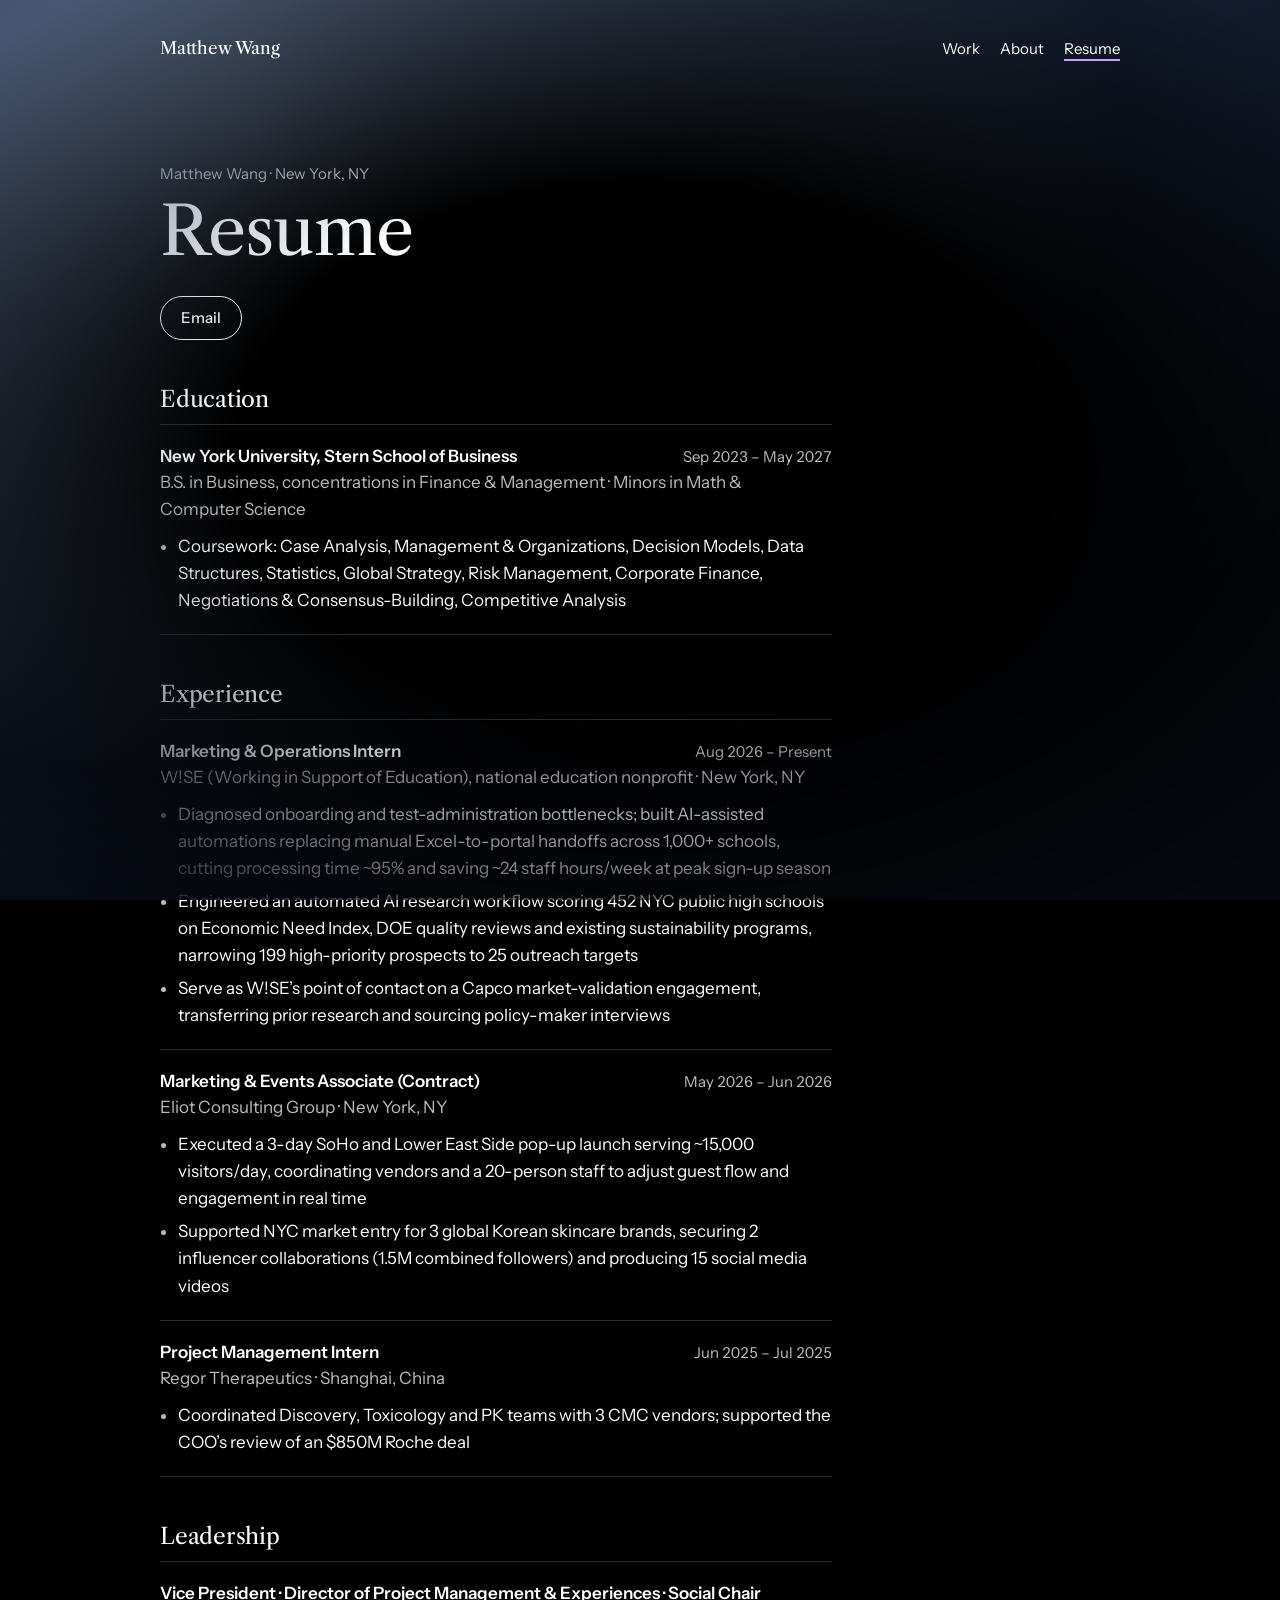
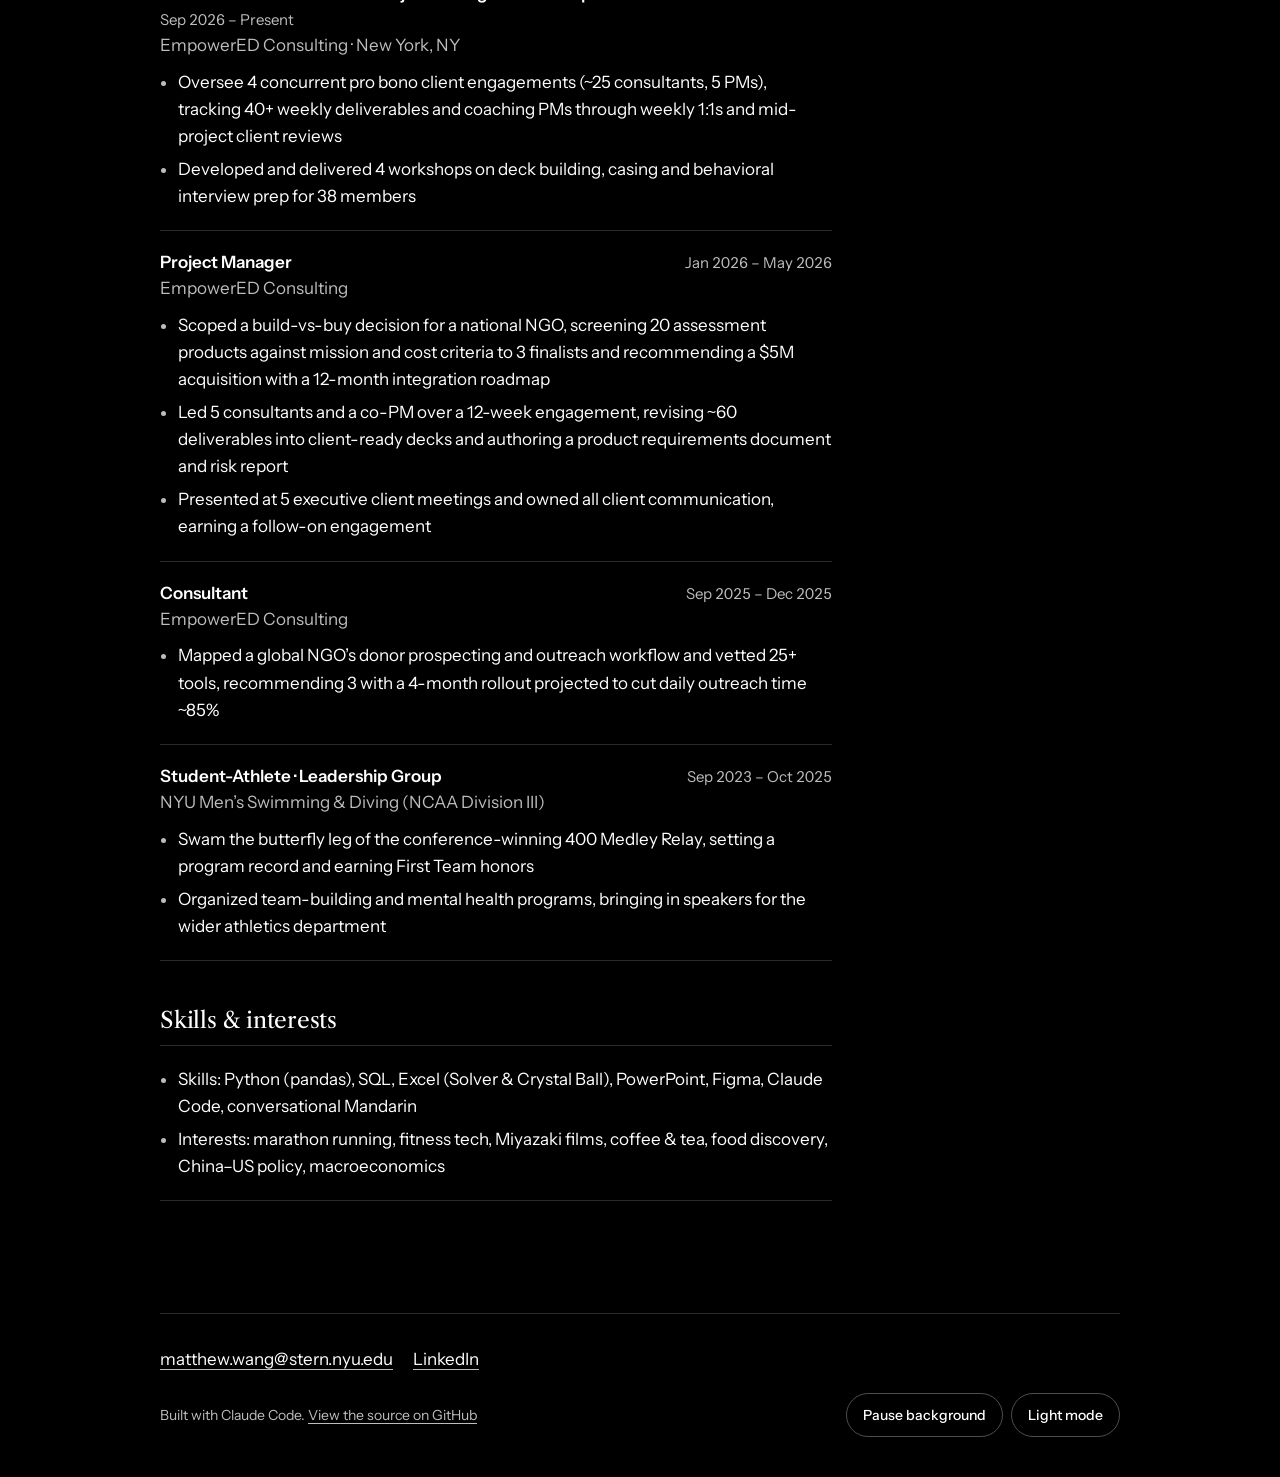
<file: resume.html>
<!doctype html>
<html lang="en">
<head>
  <meta charset="utf-8">
  <meta name="viewport" content="width=device-width, initial-scale=1, viewport-fit=cover">
  <title>Resume | Matthew Wang</title>
  <meta name="description" content="Resume of Matthew Wang, NYU Stern undergraduate with consulting experience: education, experience, leadership and skills.">
  <link rel="canonical" href="https://mzwang74.github.io/resume.html">
  <meta property="og:type" content="profile">
  <meta property="og:site_name" content="Matthew Wang">
  <meta property="og:title" content="Resume | Matthew Wang">
  <meta property="og:description" content="NYU Stern undergraduate with consulting experience: education, experience, leadership and skills.">
  <meta property="og:url" content="https://mzwang74.github.io/resume.html">
  <meta name="twitter:card" content="summary">
  <meta name="theme-color" content="#000000">
  <link rel="icon" href="data:image/svg+xml,%3Csvg xmlns='http://www.w3.org/2000/svg' viewBox='0 0 64 64'%3E%3Crect width='64' height='64' rx='14' fill='%23000'/%3E%3Ctext x='32' y='42' text-anchor='middle' font-family='Helvetica Neue,Arial,sans-serif' font-size='26' font-weight='700' letter-spacing='-1.5' fill='%23fff'%3EMW%3C/text%3E%3C/svg%3E">
  <link rel="preconnect" href="https://fonts.googleapis.com">
  <link rel="preconnect" href="https://fonts.gstatic.com" crossorigin>
  <link rel="stylesheet" href="https://fonts.googleapis.com/css2?family=Libre+Caslon+Text&family=Instrument+Sans:wght@400;500;600&display=swap">
  <link rel="stylesheet" href="assets/css/style.css">
  <script src="assets/js/theme.js"></script>
  <script type="module" src="assets/js/gradient.js"></script>
</head>
<body>
  <div class="gradient" data-gradient aria-hidden="true"></div>
  <a class="skip-link" href="#main">Skip to content</a>

  <nav class="wrap topbar" aria-label="Site">
    <a class="home-link" href="index.html">Matthew Wang</a>
    <ul>
      <li><a href="index.html#work">Work</a></li>
      <li><a href="about.html">About</a></li>
      <li><a href="resume.html" aria-current="page">Resume</a></li>
    </ul>
  </nav>

  <main id="main" tabindex="-1" class="wrap">
    <div class="narrow">
    <header class="page-head">
      <p class="eyebrow">Matthew Wang · New York, NY</p>
      <h1>Resume</h1>
      <div class="actions">
        <!-- Hidden until assets/Matthew-Wang-Resume.pdf exists (no phone number). To restore, uncomment:
        <a class="pill pill-solid" href="assets/Matthew-Wang-Resume.pdf" download>Download PDF</a>
        -->
        <a class="pill" href="mailto:matthew.wang@stern.nyu.edu">Email</a>
      </div>
    </header>

    <section class="resume-section" aria-labelledby="education">
      <h2 id="education">Education</h2>
      <div class="role">
        <div class="role-head">
          <h3>New York University, Stern School of Business</h3>
          <p class="role-date">Sep 2023 – May 2027</p>
        </div>
        <p class="role-org">B.S. in Business, concentrations in Finance &amp; Management · Minors in Math &amp; Computer Science</p>
        <ul class="bullets">
          <li>Coursework: Case Analysis, Management &amp; Organizations, Decision Models, Data Structures, Statistics, Global Strategy, Risk Management, Corporate Finance, Negotiations &amp; Consensus-Building, Competitive Analysis</li>
        </ul>
      </div>
    </section>

    <section class="resume-section" aria-labelledby="experience">
      <h2 id="experience">Experience</h2>
      <div class="role">
        <div class="role-head">
          <h3>Marketing &amp; Operations Intern</h3>
          <p class="role-date">Aug 2026 – Present</p>
        </div>
        <p class="role-org">W!SE (Working in Support of Education), national education nonprofit · New York, NY</p>
        <ul class="bullets">
          <li>Diagnosed onboarding and test-administration bottlenecks; built AI-assisted automations replacing manual Excel-to-portal handoffs across 1,000+ schools, cutting processing time ~95% and saving ~24 staff hours/week at peak sign-up season</li>
          <li>Engineered an automated AI research workflow scoring 452 NYC public high schools on Economic Need Index, DOE quality reviews and existing sustainability programs, narrowing 199 high-priority prospects to 25 outreach targets</li>
          <li>Serve as W!SE’s point of contact on a Capco market-validation engagement, transferring prior research and sourcing policy-maker interviews</li>
        </ul>
      </div>
      <div class="role">
        <div class="role-head">
          <h3>Marketing &amp; Events Associate (Contract)</h3>
          <p class="role-date">May 2026 – Jun 2026</p>
        </div>
        <p class="role-org">Eliot Consulting Group · New York, NY</p>
        <ul class="bullets">
          <li>Executed a 3-day SoHo and Lower East Side pop-up launch serving ~15,000 visitors/day, coordinating vendors and a 20-person staff to adjust guest flow and engagement in real time</li>
          <li>Supported NYC market entry for 3 global Korean skincare brands, securing 2 influencer collaborations (1.5M combined followers) and producing 15 social media videos</li>
        </ul>
      </div>
      <div class="role">
        <div class="role-head">
          <h3>Project Management Intern</h3>
          <p class="role-date">Jun 2025 – Jul 2025</p>
        </div>
        <p class="role-org">Regor Therapeutics · Shanghai, China</p>
        <ul class="bullets">
          <li>Coordinated Discovery, Toxicology and PK teams with 3 CMC vendors; supported the COO’s review of an $850M Roche deal</li>
        </ul>
      </div>
    </section>

    <section class="resume-section" aria-labelledby="leadership">
      <h2 id="leadership">Leadership</h2>
      <div class="role">
        <div class="role-head">
          <h3>Vice President · Director of Project Management &amp; Experiences · Social Chair</h3>
          <p class="role-date">Sep 2026 – Present</p>
        </div>
        <p class="role-org">EmpowerED Consulting · New York, NY</p>
        <ul class="bullets">
          <li>Oversee 4 concurrent pro bono client engagements (~25 consultants, 5 PMs), tracking 40+ weekly deliverables and coaching PMs through weekly 1:1s and mid-project client reviews</li>
          <li>Developed and delivered 4 workshops on deck building, casing and behavioral interview prep for 38 members</li>
        </ul>
      </div>
      <div class="role">
        <div class="role-head">
          <h3>Project Manager</h3>
          <p class="role-date">Jan 2026 – May 2026</p>
        </div>
        <p class="role-org">EmpowerED Consulting</p>
        <ul class="bullets">
          <li>Scoped a build-vs-buy decision for a national NGO, screening 20 assessment products against mission and cost criteria to 3 finalists and recommending a $5M acquisition with a 12-month integration roadmap</li>
          <li>Led 5 consultants and a co-PM over a 12-week engagement, revising ~60 deliverables into client-ready decks and authoring a product requirements document and risk report</li>
          <li>Presented at 5 executive client meetings and owned all client communication, earning a follow-on engagement</li>
        </ul>
      </div>
      <div class="role">
        <div class="role-head">
          <h3>Consultant</h3>
          <p class="role-date">Sep 2025 – Dec 2025</p>
        </div>
        <p class="role-org">EmpowerED Consulting</p>
        <ul class="bullets">
          <li>Mapped a global NGO’s donor prospecting and outreach workflow and vetted 25+ tools, recommending 3 with a 4-month rollout projected to cut daily outreach time ~85%</li>
        </ul>
      </div>
      <div class="role">
        <div class="role-head">
          <h3>Student-Athlete · Leadership Group</h3>
          <p class="role-date">Sep 2023 – Oct 2025</p>
        </div>
        <p class="role-org">NYU Men’s Swimming &amp; Diving (NCAA Division III)</p>
        <ul class="bullets">
          <li>Swam the butterfly leg of the conference-winning 400 Medley Relay, setting a program record and earning First Team honors</li>
          <li>Organized team-building and mental health programs, bringing in speakers for the wider athletics department</li>
        </ul>
      </div>
    </section>

    <section class="resume-section" aria-labelledby="skills">
      <h2 id="skills">Skills &amp; interests</h2>
      <div class="role">
        <ul class="bullets">
          <li>Skills: Python (pandas), SQL, Excel (Solver &amp; Crystal Ball), PowerPoint, Figma, Claude Code, conversational Mandarin</li>
          <li>Interests: marathon running, fitness tech, Miyazaki films, coffee &amp; tea, food discovery, China–US policy, macroeconomics</li>
        </ul>
      </div>
    </section>
    </div>
  </main>

  <footer class="wrap">
    <div class="site-footer">
      <p class="foot-links">
        <a href="mailto:matthew.wang@stern.nyu.edu">matthew.wang@stern.nyu.edu</a>
        <a href="https://www.linkedin.com/in/mzwang7405" rel="me noopener">LinkedIn</a>
      </p>
      <p>Built with Claude Code. <a href="https://github.com/mzwang74/mzwang74.github.io">View the source on GitHub</a></p>
      <div class="foot-controls">
        <button class="pill theme-toggle" type="button" data-water-toggle hidden>Pause water</button>
        <button class="pill theme-toggle" type="button" data-theme-toggle hidden>Dark mode</button>
      </div>
    </div>
  </footer>
</body>
</html>
</file>
<file: assets/css/style.css>
/* Matthew Wang — personal site
   Warm off-white (light) or black (dark), one accent (NYU violet). Tokens first, then layout.
   The water (assets/js/water.js) reads --water-dot and --accent from here. */

:root {
  color-scheme: light;
  --bg: #f6f3ec;
  --ink: #1c1a17;
  --muted: #5e5a52;
  --line: #e3ddd1;
  --dot-line: #b8b1a3;
  --accent: #57068c;
  --accent-tint: #eee2f0;
  --on-ink: #f6f3ec;
  --water-dot: #c3bcae;
  --fish-white: #bdb4a3;
  --grad-1: #b7c4d8;
  --grad-2: #d6deea;
  --grad-3: #f3f5f8;

  --display: "Libre Caslon Text", Georgia, "Times New Roman", serif;
  --body: "Instrument Sans", "Helvetica Neue", Arial, sans-serif;

  --measure: 42rem;
  --wide: 60rem;
  --gutter: 1.25rem;
  --ease: cubic-bezier(0.2, 0.7, 0.2, 1);
}

/* Dark is the default for everyone; light only when the visitor picks it. */
:root:not([data-theme="light"]) {
  color-scheme: dark;
  --bg: #000000;
  --ink: #ffffff;
  --muted: #bdbdbd;
  --line: #2a2a2a;
  --dot-line: #4d4d4d;
  --accent: #c9a0ff;
  --accent-tint: #2a1640;
  --on-ink: #000000;
  --water-dot: #474747;
  --fish-white: #f2f2f2;
  --grad-1: #8fa3c0;
  --grad-2: #1c2a44;
  --grad-3: #05080f;
}

/* Base */

*,
*::before,
*::after {
  box-sizing: border-box;
}

html {
  -webkit-text-size-adjust: 100%;
  text-size-adjust: 100%;
  scroll-padding-top: 2rem;
}

body {
  position: relative;
  margin: 0;
  background: var(--bg);
  color: var(--ink);
  font-family: var(--body);
  font-size: 1.0625rem;
  line-height: 1.6;
  overflow-wrap: break-word;
  -webkit-font-smoothing: antialiased;
  -moz-osx-font-smoothing: grayscale;
  -webkit-tap-highlight-color: transparent;
}

h1,
h2,
h3,
p,
ul,
ol,
dl,
dd {
  margin: 0;
}

ul,
ol {
  padding: 0;
  list-style: none;
}

h1,
h2,
h3 {
  font-family: var(--display);
  font-variant-numeric: lining-nums;
  font-weight: 400;
  line-height: 1.05;
  letter-spacing: -0.01em;
  text-wrap: balance;
}

p {
  text-wrap: pretty;
}

a {
  color: inherit;
  text-decoration-line: underline;
  text-decoration-thickness: 1px;
  text-underline-offset: 0.22em;
  text-decoration-color: var(--muted);
  transition: color 0.15s ease, text-decoration-color 0.15s ease;
}

a:hover {
  color: var(--accent);
  text-decoration-color: currentColor;
}

:focus-visible {
  outline: 2px solid var(--ink);
  outline-offset: 3px;
  border-radius: 4px;
  box-shadow: 0 0 0 5px var(--bg);
}

::selection {
  background: var(--accent);
  color: var(--bg);
}

canvas {
  display: block;
}

/* Placeholder content Matt still has to fill in. Search for data-todo. */
mark[data-todo] {
  background: var(--accent-tint);
  color: inherit;
  padding: 0.05em 0.3em;
  border-radius: 0.3em;
  overflow-wrap: anywhere;
  -webkit-box-decoration-break: clone;
  box-decoration-break: clone;
}

.skip-link {
  position: absolute;
  left: var(--gutter);
  top: -4rem;
  z-index: 10;
  padding: 0.6rem 1rem;
  border-radius: 999px;
  background: var(--ink);
  color: var(--on-ink);
  text-decoration: none;
}

.skip-link:focus {
  top: 0.75rem;
  color: var(--on-ink);
}

/* Layout: one wide column for nav, rows and headers; text keeps a reading measure. */

.wrap {
  width: 100%;
  max-width: calc(var(--wide) + 2 * var(--gutter));
  margin-inline: auto;
  padding-inline: max(var(--gutter), env(safe-area-inset-left)) max(var(--gutter), env(safe-area-inset-right));
}

.section-title {
  font-size: clamp(1.88rem, 6.58vw, 2.82rem);
  font-weight: 400;
  letter-spacing: -0.015em;
}

.prose {
  max-width: var(--measure);
}

.prose > * + * {
  margin-top: 1.1em;
}

.muted {
  color: var(--muted);
}

/* Top bar */

.topbar {
  position: relative;
  z-index: 3;
  display: flex;
  align-items: center;
  justify-content: space-between;
  flex-wrap: wrap;
  gap: 0 1rem;
  padding-top: calc(1.5rem + env(safe-area-inset-top, 0px));
  font-size: 0.9375rem;
}

.topbar a {
  display: inline-block;
  padding-block: 0.7rem;
  text-decoration: none;
}

.topbar .home-link {
  font-family: var(--display);
  font-variant-numeric: lining-nums;
  font-weight: 400;
  font-size: 1.0625rem;
  letter-spacing: -0.01em;
}

.topbar ul {
  display: flex;
  gap: 0.75rem 1.25rem;
}

/* Current page: not colour alone (it read as disabled over the gradient). */
.topbar [aria-current="page"] {
  color: var(--ink);
  text-decoration: underline;
  text-decoration-color: var(--accent);
  text-decoration-thickness: 2px;
  text-underline-offset: 0.35em;
}

/* Shared bits */

/* Small hero text sits directly on the gradient, so it uses full-strength ink. */
.dive .eyebrow,
.dive .dive-cue {
  color: var(--ink);
}

.eyebrow {
  color: var(--muted);
  font-size: 0.9375rem;
}

.lede {
  max-width: 36rem;
  font-size: clamp(1.25rem, 4.6vw, 1.625rem);
  line-height: 1.3;
  letter-spacing: -0.015em;
}

.meta {
  color: var(--muted);
  font-size: 0.9375rem;
}

.actions {
  display: flex;
  flex-wrap: wrap;
  gap: 0.625rem;
  margin-top: 2rem;
}

.pill {
  display: inline-flex;
  align-items: center;
  justify-content: center;
  min-height: 2.75rem;
  padding: 0.5rem 1.25rem;
  border: 1px solid var(--ink);
  border-radius: 999px;
  background: var(--bg);
  color: var(--ink);
  font: inherit;
  font-size: 0.9375rem;
  font-weight: 500;
  line-height: 1.2;
  text-decoration: none;
  cursor: pointer;
  touch-action: manipulation;
  transition: background-color 0.15s ease, color 0.15s ease, border-color 0.15s ease;
}

.pill:hover {
  background: var(--ink);
  color: var(--on-ink);
}

.pill-solid {
  background: var(--ink);
  color: var(--on-ink);
}

.pill-solid:hover {
  background: var(--accent);
  border-color: var(--accent);
  color: var(--bg);
}

/* Gradient layer (assets/js/gradient.js): fixed under the water on every page.
   Until WebGL takes over (or if it never does) this static gradient shows. */
.gradient {
  position: fixed;
  inset: 0;
  z-index: 0;
  pointer-events: none;
  background: linear-gradient(160deg, var(--grad-2), var(--grad-3) 75%);
  background:
    radial-gradient(ellipse at 20% 15%, color-mix(in srgb, var(--grad-1) 55%, transparent), transparent 60%),
    linear-gradient(160deg, var(--grad-2), var(--grad-3) 75%);
}

.gradient.is-live {
  background: none;
}

/* Inner pages: only the edges glow; the centre fades to the page so text stays clean. */
body:not(.home) .gradient {
  -webkit-mask-image: radial-gradient(ellipse 70% 65% at center, transparent 45%, #000 100%);
  mask-image: radial-gradient(ellipse 70% 65% at center, transparent 45%, #000 100%);
}

/* Water layers. The canvas never takes pointer events: water.js listens on window. */

.water {
  pointer-events: none;
}

/* Home: the water fills the viewport and stays put behind everything. */
.home .water {
  position: fixed;
  top: 0;
  left: 0;
  z-index: 0;
  width: 100%;
  height: 100vh;
  height: 100lvh;
}

/* Inner pages: a faint band of water behind the header that fades out downwards. */
.band {
  position: absolute;
  top: 0;
  left: 0;
  right: 0;
  z-index: 0;
  height: min(32rem, 80vh);
  overflow: hidden;
  opacity: 0.75;
  pointer-events: none;
  touch-action: pan-y pinch-zoom;
  -webkit-mask-image: linear-gradient(to bottom, #000 35%, transparent);
  mask-image: linear-gradient(to bottom, #000 35%, transparent);
}

.band .water {
  width: 100%;
  height: 100%;
}

.band ~ main,
.band ~ footer {
  position: relative;
  z-index: 1;
}

/* Home intro: a tall section with a sticky full-screen stage. Work slides over it. */

.home .topbar {
  position: absolute;
  top: 0;
  left: 0;
  right: 0;
}

.dive {
  position: relative;
  z-index: 1;
  height: 220vh;
  height: 220svh;
  touch-action: pan-y pinch-zoom;
}

.stage {
  position: sticky;
  top: 0;
  display: flex;
  align-items: center;
  height: 100vh;
  height: 100svh;
  padding-block: 5rem 4.5rem;
}

.intro h1 {
  margin-top: 0.5rem;
  font-size: clamp(2rem, 7vw, 2.75rem);
  letter-spacing: -0.01em;
}

.intro .lede {
  margin-top: 1.5rem;
  max-width: 21em;
  font-family: var(--display);
  font-variant-numeric: lining-nums;
  font-weight: 400;
  font-size: clamp(1.5rem, 4.4vw, 2.125rem);
  line-height: 1.18;
  letter-spacing: -0.015em;
  text-wrap: balance;
}

.cue-wrap {
  position: absolute;
  left: 0;
  right: 0;
  bottom: max(1.25rem, env(safe-area-inset-bottom));
}

.dive-cue {
  display: inline-flex;
  align-items: center;
  gap: 0.6rem;
  min-height: 2.75rem;
  color: var(--muted);
  font-size: 0.9375rem;
  text-decoration: none;
}

.dive-cue::before {
  content: "";
  width: 0.5rem;
  height: 0.5rem;
  border-radius: 50%;
  background: var(--accent);
}

/* Very short screens (a phone on its side): no sticky stage, just a normal page. */
@media (max-height: 30rem) {
  .dive,
  .stage {
    height: auto;
    min-height: 100vh;
    min-height: 100svh;
  }

  .stage {
    position: relative;
  }

  .home .panel {
    margin-top: 0;
  }
}

/* Work panel: solid, so the water only shows in the side margins on wide screens. */

.panel,
.panel-foot {
  position: relative;
  z-index: 2;
  width: 100%;
  max-width: calc(var(--wide) + 8rem);
  margin-inline: auto;
  background: var(--bg);
}

/* Where supported, the Work panel is frosted glass: the water keeps moving
   behind it, softly blurred, instead of a blank backdrop. */
@supports ((backdrop-filter: blur(1px)) or (-webkit-backdrop-filter: blur(1px))) {
  .panel,
  .panel-foot {
    background: color-mix(in srgb, var(--bg) 40%, transparent);
    -webkit-backdrop-filter: blur(14px) saturate(1.2);
    backdrop-filter: blur(14px) saturate(1.2);
  }
}

.panel {
  margin-top: -100vh;
  margin-top: -100svh;
  min-height: 100vh;
  min-height: 100svh;
  padding-top: clamp(3rem, 9vw, 5rem);
  border-radius: 1.75rem 1.75rem 0 0;
  scroll-margin-top: -2rem;
}

.panel-foot .site-footer {
  margin-top: 0;
}

.panel-foot {
  padding-top: clamp(4rem, 12vw, 7rem);
}

.list-title {
  margin-top: clamp(2.5rem, 7vw, 3.5rem);
  padding-bottom: 0.9rem;
  color: var(--muted);
  font-family: var(--body);
  font-size: 0.9375rem;
  font-weight: 500;
  line-height: 1.4;
  letter-spacing: 0;
}

/* Numbered rows */

.rows {
  border-bottom: 2px dotted var(--dot-line);
}

.row {
  border-top: 2px dotted var(--dot-line);
}

.row-link {
  display: grid;
  grid-template-columns: minmax(0, 1fr);
  gap: 0.3rem;
  padding-block: 1.4rem;
  text-decoration: none;
  touch-action: manipulation;
}

.row-link:hover {
  color: inherit;
}

.row-num {
  width: fit-content;
  color: var(--muted);
  font-family: var(--display);
  font-weight: 400;
  font-size: 1rem;
  font-variant-numeric: lining-nums tabular-nums;
}

.row-main {
  min-width: 0;
}

.row-title {
  display: block;
  width: fit-content;
  font-family: var(--display);
  font-variant-numeric: lining-nums;
  font-weight: 400;
  font-size: clamp(1.292rem, 4.7vw, 1.762rem);
  line-height: 1.1;
  letter-spacing: -0.01em;
}

.row-desc {
  display: block;
  max-width: 40rem;
  margin-top: 0.4rem;
  color: var(--muted);
}

.row-meta {
  color: var(--muted);
  font-size: 0.9375rem;
  font-variant-numeric: tabular-nums;
}

/* Hover, keyboard focus or tap: the whole row turns violet, number to
   description. Nothing moves. */
.row-link :is(.row-num, .row-title, .row-when, .row-role, .row-desc) {
  transition: color 0.2s ease;
}

.row-link:focus-visible :is(.row-num, .row-title, .row-when, .row-role, .row-desc),
.row-link:active :is(.row-num, .row-title, .row-when, .row-role, .row-desc) {
  color: var(--accent);
}

@media (hover: hover) {
  .row-link:hover :is(.row-num, .row-title, .row-when, .row-role, .row-desc) {
    color: var(--accent);
  }
}

@media (min-width: 46rem) {
  .row-link {
    grid-template-columns: 3.5rem minmax(0, 1fr) auto;
    column-gap: 1.25rem;
    align-items: baseline;
    padding-block: 1.75rem;
  }

  .row-meta {
    text-align: right;
  }
}

/* Home Work list: big Experience / Projects headers, and rows with the
   dates and location top right, then the role and a short summary. */

.work-heading {
  margin-top: clamp(3.5rem, 9vw, 5.5rem);
  padding-bottom: clamp(1rem, 3vw, 1.5rem);
  font-size: clamp(1.903rem, 6.768vw, 3.172rem);
  line-height: 1;
}

.work-heading:first-child {
  margin-top: 0;
}

.row-head {
  display: flex;
  flex-wrap: wrap;
  align-items: baseline;
  justify-content: space-between;
  column-gap: 1.5rem;
  row-gap: 0.25rem;
}

.row-when {
  color: var(--muted);
  font-size: 0.9375rem;
  font-variant-numeric: tabular-nums;
  white-space: nowrap;
}

.row-role {
  display: block;
  margin-top: 0.35rem;
  color: var(--ink);
  font-size: 0.9375rem;
  font-weight: 500;
}

.work-row .row-desc {
  max-width: 44rem;
  margin-top: 0.5rem;
  font-size: 0.9375rem;
  line-height: 1.55;
}

@media (min-width: 46rem) {
  .work-row {
    grid-template-columns: 3.5rem minmax(0, 1fr);
  }
}

/* Inner pages */

.page-head {
  padding-top: clamp(3rem, 10vw, 5.5rem);
}

.page-head h1 {
  width: fit-content;
  margin-top: 0.75rem;
  font-size: clamp(2.35rem, 9.4vw, 4.23rem);
  font-weight: 400;
  line-height: 0.98;
  letter-spacing: -0.015em;
}

.page-head .meta {
  margin-top: 1rem;
}

.page-head .lede {
  margin-top: 1.25rem;
}

.kicker {
  display: flex;
  align-items: baseline;
  gap: 0.75rem;
  color: var(--muted);
  font-size: 0.9375rem;
}

.kicker-num {
  color: var(--accent);
  font-family: var(--display);
  font-weight: 400;
  font-size: 1rem;
  font-variant-numeric: lining-nums tabular-nums;
}

/* Result numbers */

.stats {
  display: grid;
  grid-template-columns: repeat(auto-fit, minmax(min(100%, 13rem), 1fr));
  gap: 0 2rem;
  margin-top: clamp(2.5rem, 7vw, 3.5rem);
  border-bottom: 2px dotted var(--dot-line);
}

.stat {
  display: flex;
  flex-direction: column-reverse;
  justify-content: flex-end;
  padding-block: 1.25rem 1.4rem;
  border-top: 2px dotted var(--dot-line);
}

.stat dd {
  font-family: var(--display);
  font-weight: 400;
  font-size: clamp(2.35rem, 8.46vw, 3.29rem);
  line-height: 1;
  letter-spacing: -0.015em;
  font-variant-numeric: lining-nums tabular-nums;
  white-space: nowrap;
}

.stat dd .to {
  color: var(--muted);
  font-weight: 400;
}

.stat dt {
  max-width: 16rem;
  margin-top: 0.6rem;
  color: var(--muted);
  font-size: 0.9375rem;
  line-height: 1.4;
}

.case-section {
  padding-top: clamp(2.5rem, 7vw, 3.5rem);
}

.case-section h2,
.resume-section h2 {
  font-size: 1.41rem;
  margin-bottom: 0.75rem;
}

.build {
  margin-top: clamp(3rem, 9vw, 4.5rem);
  padding-top: 0.25rem;
  border-top: 2px dotted var(--dot-line);
}

/* A build straight after the stats shares the stats' bottom line. */
.stats + .build {
  margin-top: 0;
  border-top: 0;
}

.build > .case-section:first-child h2 {
  font-size: clamp(1.645rem, 5.64vw, 2.115rem);
}

.case-section h3 {
  margin-bottom: 0.5rem;
  font-size: 1.116rem;
  letter-spacing: -0.01em;
}

.case-section .prose + h3 {
  margin-top: 1.75rem;
}

.next {
  margin-top: clamp(3.5rem, 10vw, 5.5rem);
}

.next .row-meta {
  color: var(--ink);
}

/* Resume and 404 keep the reading measure. */

.narrow {
  max-width: var(--measure);
}

.resume-section {
  padding-top: 3rem;
}

.resume-section h2 {
  padding-bottom: 0.75rem;
  margin-bottom: 0;
  border-bottom: 1px solid var(--line);
}

.role {
  padding-block: 1.25rem;
  border-bottom: 1px solid var(--line);
}

.role-head {
  display: flex;
  flex-wrap: wrap;
  justify-content: space-between;
  align-items: baseline;
  gap: 0.15rem 1.5rem;
}

.role-head > * {
  min-width: 0;
}

.role h3 {
  font-family: var(--body);
  font-size: 1.0625rem;
  font-weight: 600;
  line-height: 1.4;
  letter-spacing: 0;
}

.role-date {
  color: var(--muted);
  font-size: 0.9375rem;
  font-variant-numeric: tabular-nums;
}

.role-org {
  color: var(--muted);
}

.bullets {
  margin-top: 0.6rem;
  padding-left: 1.1rem;
  list-style: disc;
}

.role > .bullets:first-child {
  margin-top: 0;
}

.bullets li + li {
  margin-top: 0.35rem;
}

.bullets li::marker {
  color: var(--muted);
}

/* Footer */

.site-footer {
  display: flex;
  flex-wrap: wrap;
  align-items: center;
  justify-content: space-between;
  gap: 0.75rem 1.5rem;
  margin-top: clamp(4rem, 12vw, 7rem);
  padding-block: 1.5rem max(2.5rem, env(safe-area-inset-bottom));
  border-top: 1px solid var(--line);
  color: var(--muted);
  font-size: 0.875rem;
}

.site-footer a:hover {
  color: var(--ink);
}

.foot-links {
  display: flex;
  flex-wrap: wrap;
  gap: 0.25rem 1.25rem;
  width: 100%;
  color: var(--ink);
  font-size: 1.0625rem;
}

.foot-links a {
  display: inline-block;
  padding-block: 0.5rem;
}

.foot-controls {
  display: flex;
  flex-wrap: wrap;
  gap: 0.5rem;
}

.theme-toggle {
  min-height: 2.75rem;
  padding: 0.4rem 1rem;
  border-color: var(--dot-line);
  color: var(--ink);
  font-size: 0.875rem;
}

.theme-toggle:hover {
  border-color: var(--ink);
}

/* Motion.
   theme.js adds .js to <html>; motion.js (GSAP) then brings these elements in.
   If GSAP never loads, theme.js removes .js again so nothing stays hidden. */

@media (prefers-reduced-motion: no-preference) {
  .js [data-enter],
  .js [data-reveal] {
    opacity: 0;
  }

  /* Row and header morph between pages. Browsers without cross-document
     view transitions just load the page. */
  @view-transition {
    navigation: auto;
  }
}

.row-num,
.row-title,
.kicker-num,
.page-head h1,
.topbar a {
  view-transition-class: morph;
}

::view-transition-group(.morph) {
  animation-duration: 0.5s;
  animation-timing-function: cubic-bezier(0.2, 0.7, 0.2, 1);
}

/* Keep text from stretching while it changes size. */
::view-transition-old(.morph),
::view-transition-new(.morph) {
  width: 100%;
  height: 100%;
  object-fit: contain;
  object-position: left top;
}

@media (prefers-reduced-motion: reduce) {
  *,
  *::before,
  *::after {
    transition-duration: 0.01ms !important;
    animation-duration: 0.01ms !important;
  }
}

/* Print: the resume page should print cleanly. */

@media print {
  .topbar,
  .site-footer,
  .panel-foot,
  .actions,
  .skip-link,
  .band,
  .water,
  .next,
  .cue-wrap {
    display: none;
  }

  body {
    font-size: 11pt;
  }

  .page-head,
  .resume-section {
    padding-top: 1.25rem;
  }

  .role {
    break-inside: avoid;
  }

  .dive,
  .stage {
    position: static;
    height: auto;
  }

  .panel {
    margin-top: 0;
    min-height: 0;
  }

  [data-enter],
  [data-reveal] {
    opacity: 1 !important;
    transform: none !important;
  }
}

/* Skip-link target: focusable for older Safari, but no ring around the whole page. */
#main:focus {
  outline: none;
  box-shadow: none;
}

/* About: photo strip. Base is a swipe strip (phones, reduced motion, no JS).
   On desktop with motion, motion.js pins it and slides the track sideways. */
.photo-strip {
  margin-top: 3rem;
  margin-inline: calc(var(--gutter) * -1);
}
.photo-track {
  display: flex;
  gap: 1rem;
  margin: 0;
  padding: 0 var(--gutter) 1rem;
  list-style: none;
  overflow-x: auto;
  scroll-snap-type: x mandatory;
  scroll-padding-inline: var(--gutter);
  -webkit-overflow-scrolling: touch;
}
.photo-track > li {
  flex: 0 0 78%;
  max-width: 22rem;
  scroll-snap-align: start;
}
.photo-slot {
  margin: 0;
}
.photo-slot img,
.photo-ph {
  display: block;
  width: 100%;
  aspect-ratio: 4 / 5;
  height: auto;
  object-fit: cover;
  border-radius: 0.75rem;
}
.photo-ph {
  background: color-mix(in srgb, var(--muted) 22%, transparent);
  border: 1px solid var(--line);
}
.photo-slot figcaption {
  margin-top: 0.6rem;
  font-size: 0.875rem;
  color: var(--muted);
}
/* Desktop pinned mode: set by motion.js. */
.photo-strip.is-pinned {
  height: 100vh;
  display: flex;
  align-items: center;
  overflow: hidden;
}
.photo-strip.is-pinned .photo-track {
  overflow: visible;
  scroll-snap-type: none;
  padding-bottom: 0;
}
.photo-strip.is-pinned .photo-track > li {
  flex-basis: 22rem;
}
</file>
